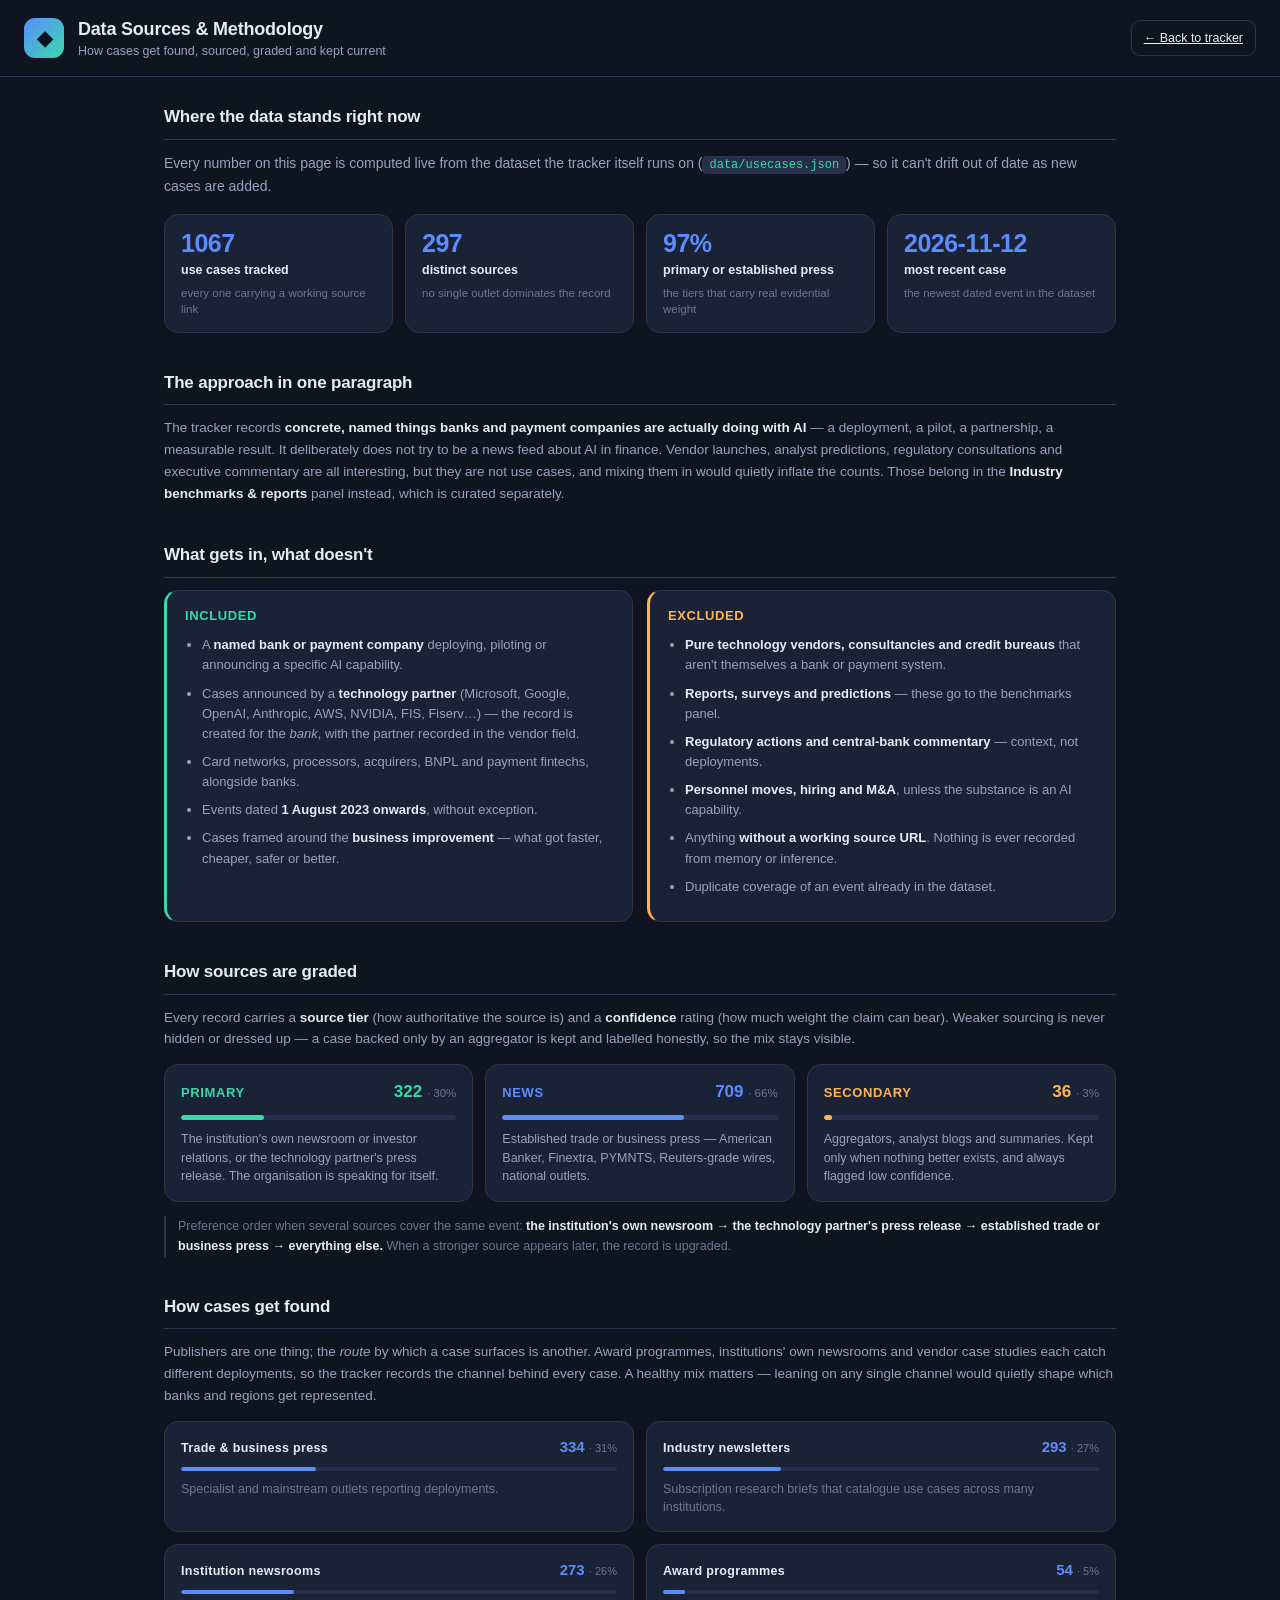
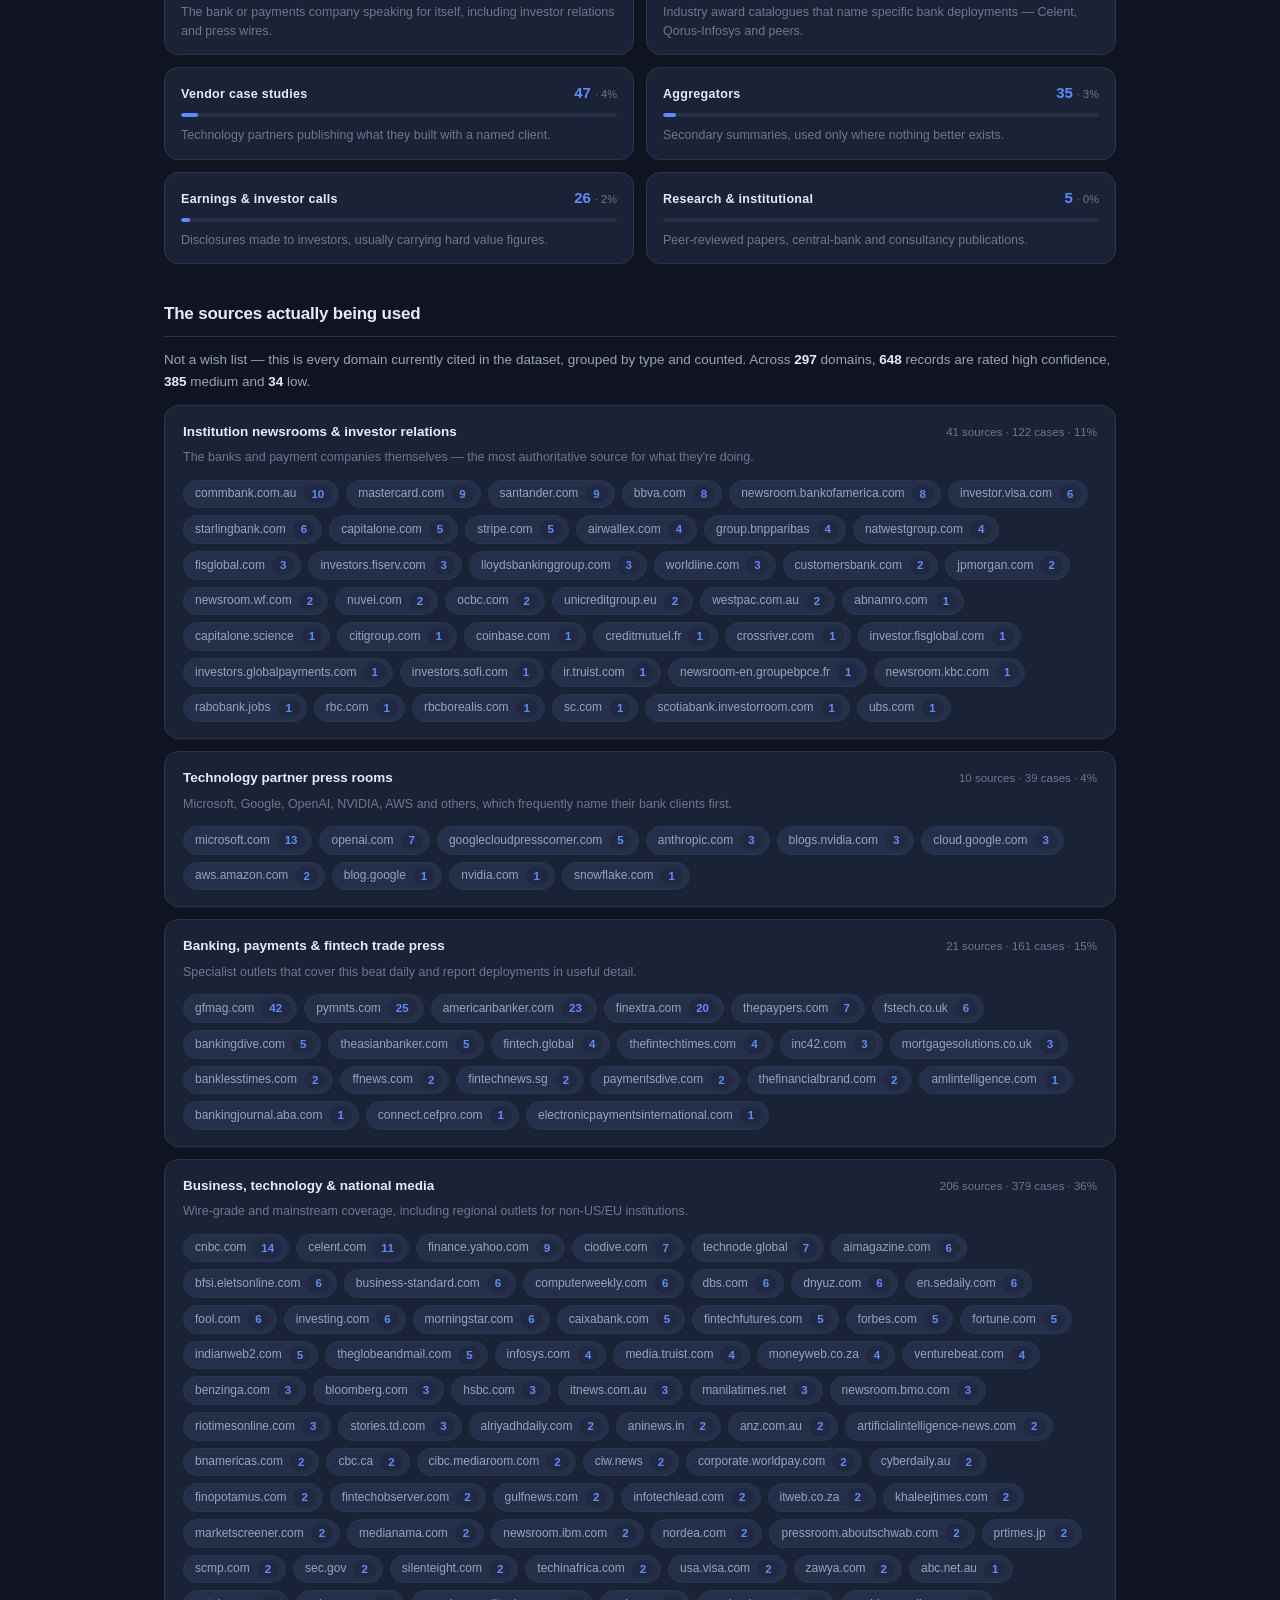
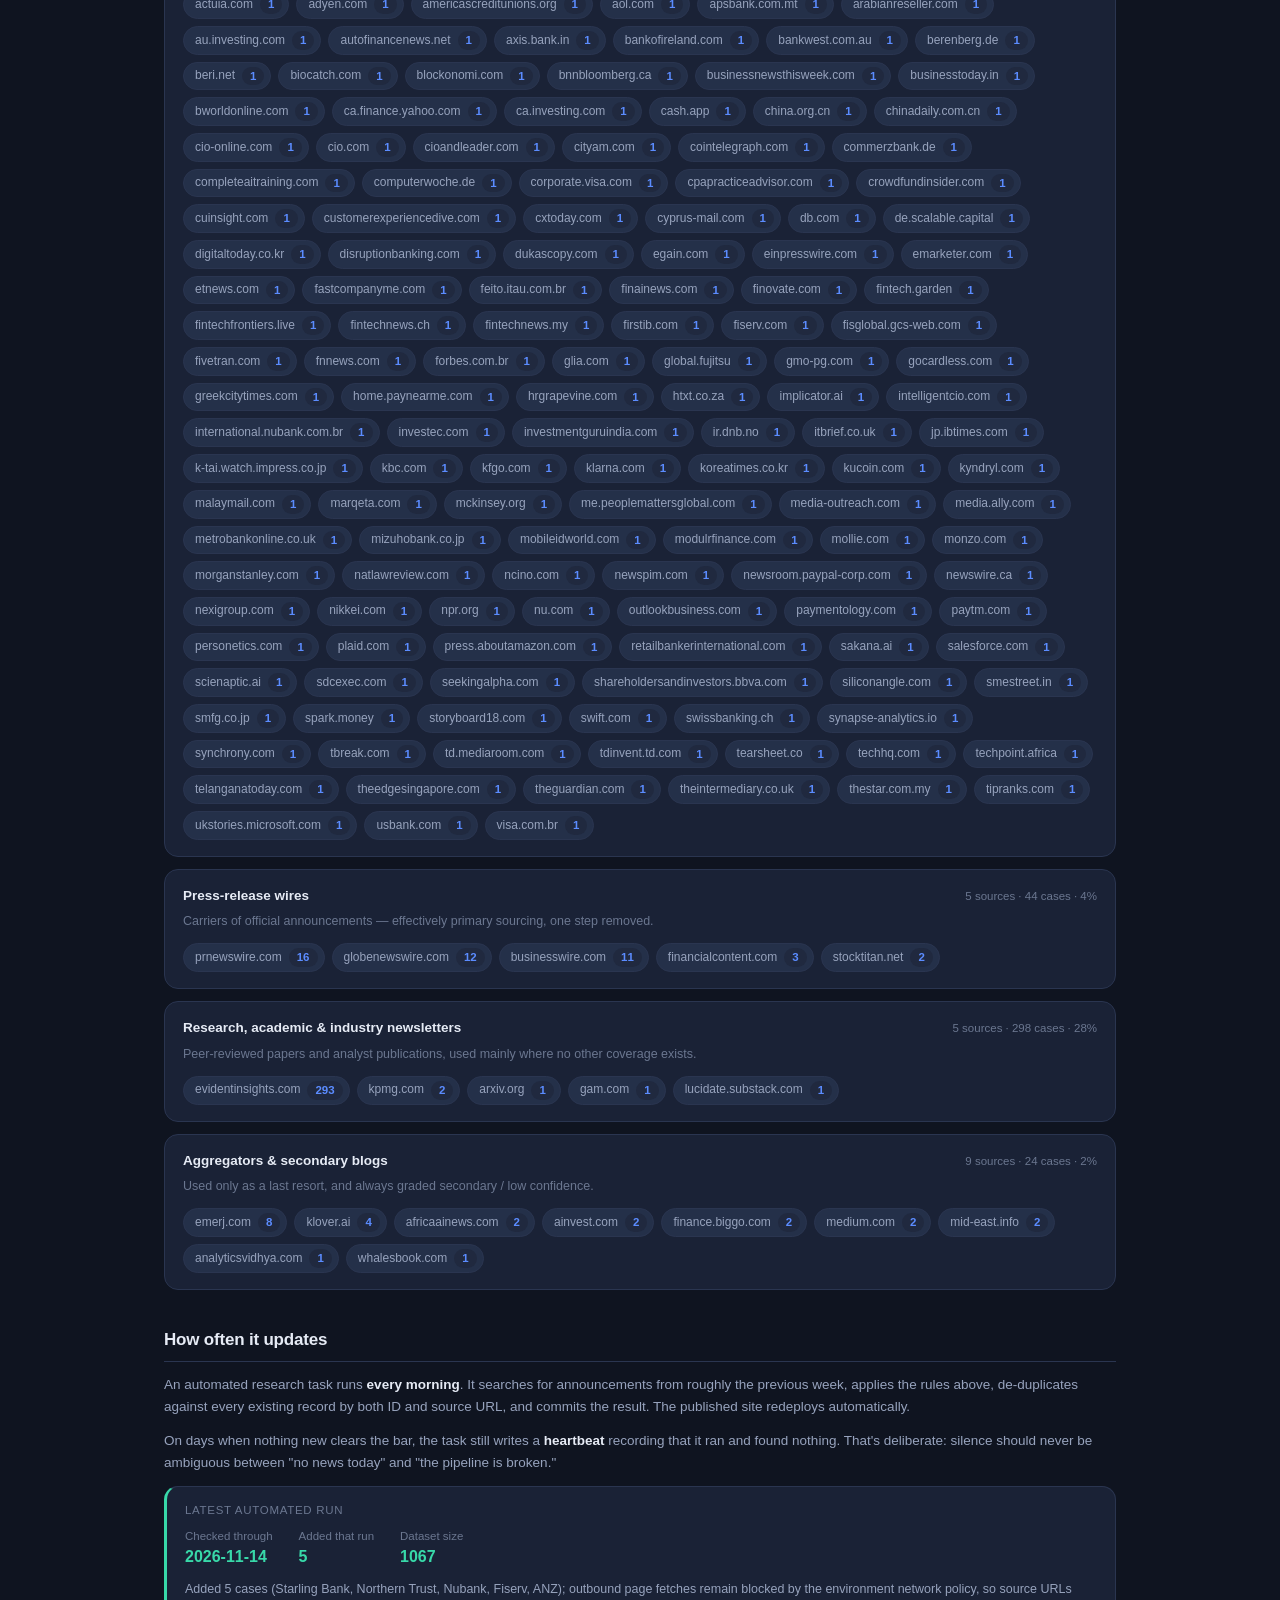
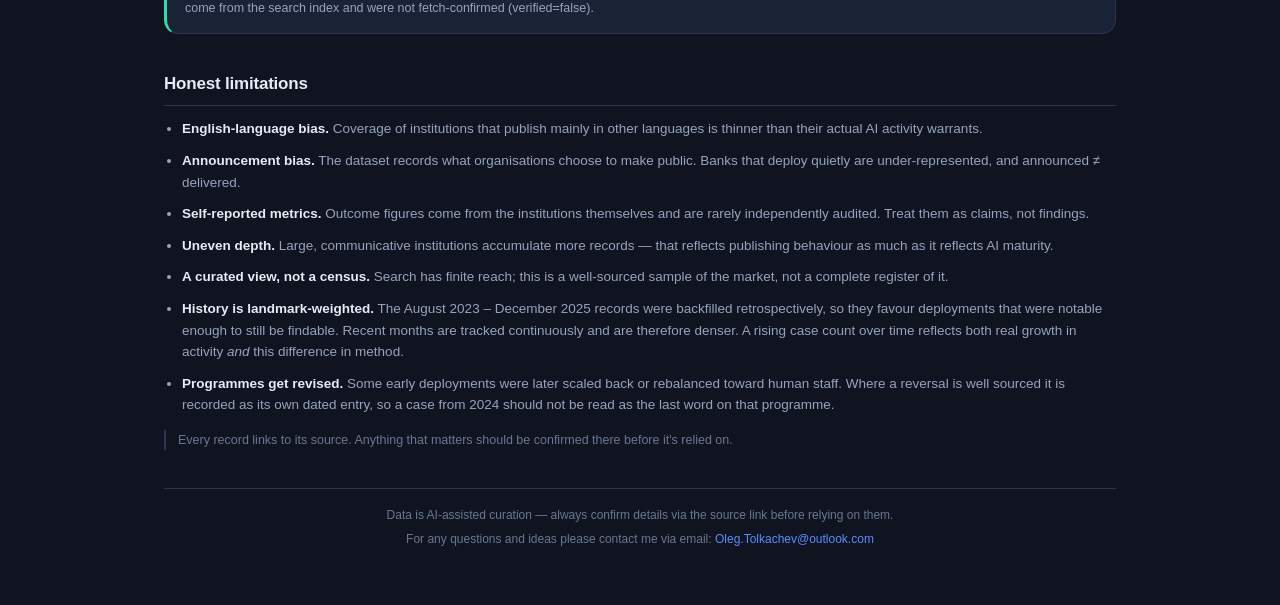
<file: sources.html>
<!DOCTYPE html>
<html lang="en">
<head>
  <meta charset="UTF-8" />
  <meta name="viewport" content="width=device-width, initial-scale=1.0" />
  <meta http-equiv="Cache-Control" content="no-cache, no-store, must-revalidate" />
  <meta http-equiv="Pragma" content="no-cache" />
  <meta http-equiv="Expires" content="0" />
  <title>Data Sources &amp; Methodology — Bank &amp; Payment Systems AI Tracker</title>
  <meta name="description" content="How cases are found, sourced, graded and updated in the Bank & Payment Systems AI Tracker." />
  <link rel="stylesheet" href="assets/styles.css?v=13" />
</head>
<body>
  <div class="sticky-top">
    <header class="app-header">
      <div class="brand">
        <div class="brand-mark">◆</div>
        <div>
          <h1>Data Sources &amp; Methodology</h1>
          <p class="subtitle">How cases get found, sourced, graded and kept current</p>
        </div>
      </div>
      <div class="header-meta">
        <a class="btn ghost" href="index.html">← Back to tracker</a>
      </div>
    </header>
  </div>

  <main class="doc">

    <!-- ---------- LIVE SNAPSHOT ---------- -->
    <section class="doc-section">
      <h2>Where the data stands right now</h2>
      <p class="doc-lede">
        Every number on this page is computed live from the dataset the tracker itself runs on
        (<code>data/usecases.json</code>) — so it can't drift out of date as new cases are added.
      </p>
      <div class="stat-row" id="stat-row"></div>
    </section>

    <!-- ---------- APPROACH ---------- -->
    <section class="doc-section">
      <h2>The approach in one paragraph</h2>
      <p>
        The tracker records <strong>concrete, named things banks and payment companies are actually doing
        with AI</strong> — a deployment, a pilot, a partnership, a measurable result. It deliberately does
        not try to be a news feed about AI in finance. Vendor launches, analyst predictions, regulatory
        consultations and executive commentary are all interesting, but they are not use cases, and mixing
        them in would quietly inflate the counts. Those belong in the
        <strong>Industry benchmarks &amp; reports</strong> panel instead, which is curated separately.
      </p>
    </section>

    <!-- ---------- INCLUSION RULES ---------- -->
    <section class="doc-section">
      <h2>What gets in, what doesn't</h2>
      <div class="rule-grid">
        <div class="rule-card rule-in">
          <h3>Included</h3>
          <ul>
            <li>A <strong>named bank or payment company</strong> deploying, piloting or announcing a specific AI capability.</li>
            <li>Cases announced by a <strong>technology partner</strong> (Microsoft, Google, OpenAI, Anthropic, AWS, NVIDIA, FIS, Fiserv…) — the record is created for the <em>bank</em>, with the partner recorded in the vendor field.</li>
            <li>Card networks, processors, acquirers, BNPL and payment fintechs, alongside banks.</li>
            <li>Events dated <strong>1 August 2023 onwards</strong>, without exception.</li>
            <li>Cases framed around the <strong>business improvement</strong> — what got faster, cheaper, safer or better.</li>
          </ul>
        </div>
        <div class="rule-card rule-out">
          <h3>Excluded</h3>
          <ul>
            <li><strong>Pure technology vendors, consultancies and credit bureaus</strong> that aren't themselves a bank or payment system.</li>
            <li><strong>Reports, surveys and predictions</strong> — these go to the benchmarks panel.</li>
            <li><strong>Regulatory actions and central-bank commentary</strong> — context, not deployments.</li>
            <li><strong>Personnel moves, hiring and M&amp;A</strong>, unless the substance is an AI capability.</li>
            <li>Anything <strong>without a working source URL</strong>. Nothing is ever recorded from memory or inference.</li>
            <li>Duplicate coverage of an event already in the dataset.</li>
          </ul>
        </div>
      </div>
    </section>

    <!-- ---------- SOURCE TIERS ---------- -->
    <section class="doc-section">
      <h2>How sources are graded</h2>
      <p>
        Every record carries a <strong>source tier</strong> (how authoritative the source is) and a
        <strong>confidence</strong> rating (how much weight the claim can bear). Weaker sourcing is never
        hidden or dressed up — a case backed only by an aggregator is kept and labelled honestly, so the
        mix stays visible.
      </p>
      <div class="tier-grid" id="tier-grid"></div>
      <p class="doc-note">
        Preference order when several sources cover the same event: <strong>the institution's own newsroom
        → the technology partner's press release → established trade or business press → everything else.</strong>
        When a stronger source appears later, the record is upgraded.
      </p>
    </section>

    <!-- ---------- CHANNEL MIX ---------- -->
    <section class="doc-section">
      <h2>How cases get found</h2>
      <p>
        Publishers are one thing; the <em>route</em> by which a case surfaces is another. Award programmes,
        institutions' own newsrooms and vendor case studies each catch different deployments, so the tracker
        records the channel behind every case. A healthy mix matters — leaning on any single channel
        would quietly shape which banks and regions get represented.
      </p>
      <div class="chan-grid" id="channel-mix"></div>
    </section>

    <!-- ---------- DOMAIN TABLE ---------- -->
    <section class="doc-section">
      <h2>The sources actually being used</h2>
      <p>
        Not a wish list — this is every domain currently cited in the dataset, grouped by type and counted.
        <span id="domain-summary"></span>
      </p>
      <div id="domain-groups"></div>
    </section>

    <!-- ---------- CADENCE ---------- -->
    <section class="doc-section">
      <h2>How often it updates</h2>
      <p>
        An automated research task runs <strong>every morning</strong>. It searches for announcements from
        roughly the previous week, applies the rules above, de-duplicates against every existing record by
        both ID and source URL, and commits the result. The published site redeploys automatically.
      </p>
      <p>
        On days when nothing new clears the bar, the task still writes a <strong>heartbeat</strong> recording
        that it ran and found nothing. That's deliberate: silence should never be ambiguous between
        "no news today" and "the pipeline is broken."
      </p>
      <div class="heartbeat-card" id="heartbeat"></div>
    </section>

    <!-- ---------- LIMITATIONS ---------- -->
    <section class="doc-section">
      <h2>Honest limitations</h2>
      <ul class="limits">
        <li><strong>English-language bias.</strong> Coverage of institutions that publish mainly in other languages is thinner than their actual AI activity warrants.</li>
        <li><strong>Announcement bias.</strong> The dataset records what organisations choose to make public. Banks that deploy quietly are under-represented, and announced ≠ delivered.</li>
        <li><strong>Self-reported metrics.</strong> Outcome figures come from the institutions themselves and are rarely independently audited. Treat them as claims, not findings.</li>
        <li><strong>Uneven depth.</strong> Large, communicative institutions accumulate more records — that reflects publishing behaviour as much as it reflects AI maturity.</li>
        <li><strong>A curated view, not a census.</strong> Search has finite reach; this is a well-sourced sample of the market, not a complete register of it.</li>
        <li><strong>History is landmark-weighted.</strong> The August 2023 – December 2025 records were backfilled retrospectively, so they favour deployments that were notable enough to still be findable. Recent months are tracked continuously and are therefore denser. A rising case count over time reflects both real growth in activity <em>and</em> this difference in method.</li>
        <li><strong>Programmes get revised.</strong> Some early deployments were later scaled back or rebalanced toward human staff. Where a reversal is well sourced it is recorded as its own dated entry, so a case from 2024 should not be read as the last word on that programme.</li>
      </ul>
      <p class="doc-note">
        Every record links to its source. Anything that matters should be confirmed there before it's relied on.
      </p>
    </section>

    <footer class="app-footer">
      <span>Data is AI-assisted curation — always confirm details via the source link before relying on them.</span>
      <span class="footer-contact">For any questions and ideas please contact me via email: <a href="mailto:Oleg.Tolkachev@outlook.com">Oleg.Tolkachev@outlook.com</a></span>
    </footer>
  </main>

<script>
// ---- Domain classification -------------------------------------------------
const INSTITUTION = new Set(["santander.com","commbank.com.au","capitalone.com","newsroom.bankofamerica.com",
  "newsroom.wf.com","natwestgroup.com","unicreditgroup.eu","lloydsbankinggroup.com","jpmorgan.com","rbc.com",
  "abnamro.com","customersbank.com","scotiabank.investorroom.com","crossriver.com","bbva.com","nuvei.com",
  "ocbc.com","airwallex.com","investors.sofi.com","investor.visa.com","newsroom-en.groupebpce.fr",
  "investors.globalpayments.com","capitalone.science","group.intesasanpaolo.com","mastercard.com",
  "starlingbank.com","citigroup.com","investors.fiserv.com","newsroom.kbc.com","coinbase.com",
  "investor.fisglobal.com","fisglobal.com","sc.com","westpac.com.au","ir.truist.com","ubs.com","rabobank.jobs",
  "creditmutuel.fr","emiratesnbd.com","group.bnpparibas","worldline.com","stripe.com","rbcborealis.com"]);
const VENDOR = new Set(["microsoft.com","openai.com","blogs.nvidia.com","nvidia.com","cloud.google.com",
  "googlecloudpresscorner.com","blog.google","aws.amazon.com","snowflake.com","anthropic.com"]);
const TRADE = new Set(["americanbanker.com","finextra.com","pymnts.com","gfmag.com","ffnews.com","thepaypers.com",
  "bankingdive.com","paymentsdive.com","fstech.co.uk","electronicpaymentsinternational.com","fintechnews.sg",
  "thefintechtimes.com","bankingjournal.aba.com","theasianbanker.com","thefinancialbrand.com","amlintelligence.com",
  "fintech.global","mortgagesolutions.co.uk","connect.cefpro.com","banklesstimes.com","inc42.com"]);
const WIRE = new Set(["globenewswire.com","prnewswire.com","businesswire.com","stocktitan.net","financialcontent.com"]);
const RESEARCH = new Set(["evidentinsights.com","arxiv.org","kpmg.com","gam.com","lucidate.substack.com"]);
const AGGREGATOR = new Set(["emerj.com","klover.ai","medium.com","analyticsvidhya.com","whalesbook.com",
  "africaainews.com","ainvest.com","finance.biggo.com","mid-east.info"]);

const GROUPS = [
  {key:"institution", label:"Institution newsrooms &amp; investor relations",
   blurb:"The banks and payment companies themselves — the most authoritative source for what they're doing."},
  {key:"vendor", label:"Technology partner press rooms",
   blurb:"Microsoft, Google, OpenAI, NVIDIA, AWS and others, which frequently name their bank clients first."},
  {key:"trade", label:"Banking, payments &amp; fintech trade press",
   blurb:"Specialist outlets that cover this beat daily and report deployments in useful detail."},
  {key:"business", label:"Business, technology &amp; national media",
   blurb:"Wire-grade and mainstream coverage, including regional outlets for non-US/EU institutions."},
  {key:"wire", label:"Press-release wires",
   blurb:"Carriers of official announcements — effectively primary sourcing, one step removed."},
  {key:"research", label:"Research, academic &amp; industry newsletters",
   blurb:"Peer-reviewed papers and analyst publications, used mainly where no other coverage exists."},
  {key:"aggregator", label:"Aggregators &amp; secondary blogs",
   blurb:"Used only as a last resort, and always graded secondary / low confidence."}
];
function classify(host){
  if (INSTITUTION.has(host)) return "institution";
  if (VENDOR.has(host)) return "vendor";
  if (TRADE.has(host)) return "trade";
  if (WIRE.has(host)) return "wire";
  if (RESEARCH.has(host)) return "research";
  if (AGGREGATOR.has(host)) return "aggregator";
  return "business";
}
const esc = s => String(s).replace(/[&<>"]/g, c => ({"&":"&amp;","<":"&lt;",">":"&gt;",'"':"&quot;"}[c]));

fetch("data/usecases.json?ts=" + Date.now())
  .then(r => r.json())
  .then(data => {
    const total = data.length;
    const tiers = {primary:0, news:0, secondary:0};
    const conf  = {high:0, med:0, low:0};
    const domains = new Map();
    let newest = "";

    data.forEach(r => {
      if (tiers[r.source_tier] !== undefined) tiers[r.source_tier]++;
      if (conf[r.confidence] !== undefined) conf[r.confidence]++;
      if ((r.event_date || "") > newest) newest = r.event_date;
      let host = "";
      try { host = new URL(r.source_url).hostname.toLowerCase().replace(/^www\./, ""); } catch (e) { return; }
      domains.set(host, (domains.get(host) || 0) + 1);
    });

    const pct = n => Math.round(n / total * 100);

    // ---- headline stats
    document.getElementById("stat-row").innerHTML = [
      [total, "use cases tracked", "every one carrying a working source link"],
      [domains.size, "distinct sources", "no single outlet dominates the record"],
      [pct(tiers.primary + tiers.news) + "%", "primary or established press", "the tiers that carry real evidential weight"],
      [newest || "—", "most recent case", "the newest dated event in the dataset"]
    ].map(([v, l, s]) => `<div class="stat-box"><div class="stat-v">${esc(v)}</div>
        <div class="stat-l">${esc(l)}</div><div class="stat-s">${esc(s)}</div></div>`).join("");

    // ---- tiers
    document.getElementById("tier-grid").innerHTML = [
      ["primary", "Primary", tiers.primary,
       "The institution's own newsroom or investor relations, or the technology partner's press release. The organisation is speaking for itself."],
      ["news", "News", tiers.news,
       "Established trade or business press — American Banker, Finextra, PYMNTS, Reuters-grade wires, national outlets."],
      ["secondary", "Secondary", tiers.secondary,
       "Aggregators, analyst blogs and summaries. Kept only when nothing better exists, and always flagged low confidence."]
    ].map(([k, name, n, desc]) => `
      <div class="tier-card tier-${k}">
        <div class="tier-head"><span class="tier-name">${name}</span>
          <span class="tier-count">${n} <small>· ${pct(n)}%</small></span></div>
        <div class="tier-bar"><span style="width:${pct(n)}%"></span></div>
        <p>${desc}</p>
      </div>`).join("");

    // ---- confidence line
    document.getElementById("domain-summary").innerHTML =
      `Across <strong>${domains.size}</strong> domains, <strong>${conf.high}</strong> records are rated high confidence,
       <strong>${conf.med}</strong> medium and <strong>${conf.low}</strong> low.`;

    // ---- channel mix
    const CHAN = {
      "award":            ["Award programmes", "Industry award catalogues that name specific bank deployments — Celent, Qorus-Infosys and peers."],
      "newsroom":         ["Institution newsrooms", "The bank or payments company speaking for itself, including investor relations and press wires."],
      "vendor case study":["Vendor case studies", "Technology partners publishing what they built with a named client."],
      "trade press":      ["Trade &amp; business press", "Specialist and mainstream outlets reporting deployments."],
      "newsletter":       ["Industry newsletters", "Subscription research briefs that catalogue use cases across many institutions."],
      "research":         ["Research &amp; institutional", "Peer-reviewed papers, central-bank and consultancy publications."],
      "earnings":         ["Earnings &amp; investor calls", "Disclosures made to investors, usually carrying hard value figures."],
      "aggregator":       ["Aggregators", "Secondary summaries, used only where nothing better exists."]
    };
    const chanCount = {};
    data.forEach(r => { const c = r.source_channel || "trade press"; chanCount[c] = (chanCount[c] || 0) + 1; });
    document.getElementById("channel-mix").innerHTML = Object.entries(chanCount)
      .sort((a, b) => b[1] - a[1])
      .map(([k, n]) => {
        const meta = CHAN[k] || [k, ""];
        return `<div class="chan-card">
          <div class="chan-head"><span class="chan-name">${meta[0]}</span><span class="chan-count">${n} <small>· ${pct(n)}%</small></span></div>
          <div class="chan-bar"><span style="width:${pct(n)}%"></span></div>
          <p>${meta[1]}</p></div>`;
      }).join("");

    // ---- domain groups
    const grouped = {};
    GROUPS.forEach(g => grouped[g.key] = []);
    [...domains.entries()].forEach(([host, n]) => grouped[classify(host)].push([host, n]));

    document.getElementById("domain-groups").innerHTML = GROUPS.map(g => {
      const rows = grouped[g.key].sort((a, b) => b[1] - a[1] || a[0].localeCompare(b[0]));
      if (!rows.length) return "";
      const cases = rows.reduce((s, r) => s + r[1], 0);
      return `<div class="dom-group">
        <div class="dom-head">
          <h3>${g.label}</h3>
          <span class="dom-meta">${rows.length} source${rows.length > 1 ? "s" : ""} · ${cases} case${cases > 1 ? "s" : ""} · ${pct(cases)}%</span>
        </div>
        <p class="dom-blurb">${g.blurb}</p>
        <div class="dom-list">${rows.map(([h, n]) =>
          `<span class="dom-chip"><em>${esc(h)}</em><b>${n}</b></span>`).join("")}</div>
      </div>`;
    }).join("");
  })
  .catch(() => {
    document.getElementById("stat-row").innerHTML =
      `<p class="doc-note">Live statistics couldn't be loaded — open this page through the site rather than as a local file.</p>`;
  });

// ---- heartbeat
fetch("data/ingest-status.json?ts=" + Date.now())
  .then(r => r.json())
  .then(s => {
    document.getElementById("heartbeat").innerHTML = `
      <div class="hb-title">Latest automated run</div>
      <div class="hb-grid">
        <div><span>Checked through</span><b>${esc(s.checked_through || "—")}</b></div>
        <div><span>Added that run</span><b>${esc(s.new_added ?? "—")}</b></div>
        <div><span>Dataset size</span><b>${esc(s.total_cases ?? "—")}</b></div>
      </div>
      ${s.note ? `<div class="hb-note">${esc(s.note)}</div>` : ""}`;
  })
  .catch(() => { document.getElementById("heartbeat").style.display = "none"; });
</script>
</body>
</html>
</file>
<file: assets/styles.css>
:root {
  --bg: #0f1420;
  --bg-soft: #161d2e;
  --card: #1a2236;
  --card-2: #20293f;
  --border: #2a3550;
  --text: #e6ebf5;
  --text-dim: #97a3bd;
  --text-faint: #6b7790;
  --accent: #5b8cff;
  --accent-2: #38d9a9;
  --warn: #ffb454;
  --danger: #ff6b6b;
  --chip: #243049;
  --radius: 14px;
  --shadow: 0 6px 24px rgba(0,0,0,.28);
  --font: -apple-system, BlinkMacSystemFont, "Segoe UI", Roboto, Helvetica, Arial, sans-serif;
}

* { box-sizing: border-box; }
html, body { margin: 0; padding: 0; }
body {
  background: radial-gradient(1200px 600px at 80% -10%, #1b2740 0%, var(--bg) 55%);
  color: var(--text);
  font-family: var(--font);
  font-size: 14px;
  line-height: 1.45;
  min-height: 100vh;
}

/* ---------- Sticky top (header + sector selector stay pinned) ---------- */
.sticky-top {
  position: sticky; top: 0; z-index: 30;
  background: var(--bg); border-bottom: 1px solid var(--border);
}
/* ---------- Header ---------- */
.app-header {
  display: flex; align-items: center; justify-content: space-between;
  padding: 16px 24px; gap: 16px;
}
.brand { display: flex; align-items: center; gap: 14px; }
.brand-mark {
  width: 40px; height: 40px; display: grid; place-items: center;
  border-radius: 11px; font-size: 20px;
  background: linear-gradient(135deg, var(--accent), var(--accent-2));
  color: #06121f; font-weight: 800;
}
.app-header h1 { font-size: 18px; margin: 0; letter-spacing: -.2px; }
.subtitle { margin: 0; color: var(--text-dim); font-size: 12.5px; }
.header-meta { display: flex; align-items: center; gap: 10px; }
.meta-pill {
  background: var(--chip); border: 1px solid var(--border);
  padding: 7px 12px; border-radius: 999px; font-size: 12.5px; font-weight: 600;
}
.meta-pill.subtle { color: var(--text-dim); font-weight: 500; }
.meta-pill span { color: var(--accent); }
.meta-pill.subtle span { color: var(--text-dim); }

/* ---------- Layout (3 columns: filters+insights · feed · rail) ---------- */
.layout { display: grid; grid-template-columns: 320px minmax(0, 1fr) 360px; gap: 0; align-items: start; }
.sidebar {
  align-self: start; min-width: 0;
  padding: 20px; border-right: 1px solid var(--border);
}
.feed-column { padding: 22px 26px 60px; min-width: 0; }
.rail {
  padding: 22px 22px 60px; min-width: 0;
  border-left: 1px solid var(--border);
}
.rail .dashboard { grid-template-columns: 1fr; }       /* charts stack in the narrow rail */
.rail .dashboard .chart-card:first-child { grid-column: auto; }

/* ---------- Sidebar ---------- */
.sidebar-head { display: flex; justify-content: space-between; align-items: center; margin-bottom: 6px; }
.sidebar-head h2 { font-size: 14px; margin: 0; text-transform: uppercase; letter-spacing: .8px; color: var(--text-dim); }
.filter-block { margin-top: 18px; }
.filter-label { display: block; font-size: 12px; font-weight: 700; color: var(--text-dim); margin-bottom: 7px; text-transform: uppercase; letter-spacing: .5px; }
.sidebar input[type="search"], .sidebar input[type="date"], .sidebar select {
  width: 100%; padding: 9px 11px; border-radius: 9px;
  border: 1px solid var(--border); background: var(--bg-soft); color: var(--text);
  font-size: 13px; outline: none; font-family: var(--font);
}
.sidebar input:focus { border-color: var(--accent); }
/* Date range: stacked so the full date (incl. year) is always visible */
.date-row { display: flex; flex-direction: column; gap: 8px; }
.date-field { display: flex; align-items: center; gap: 8px; }
.date-field > span { flex: 0 0 38px; font-size: 12px; color: var(--text-dim); }
.date-field input[type="date"] { flex: 1 1 auto; width: 100%; min-width: 0; padding: 9px 11px; }

/* ---------- More-filters toggle ---------- */
.more-filters-btn {
  width: 100%; margin-top: 16px; cursor: pointer;
  background: var(--card-2); border: 1px solid var(--border); color: var(--text);
  border-radius: 9px; padding: 10px 12px; font-size: 13px; font-weight: 600; font-family: var(--font);
}
.more-filters-btn:hover { border-color: var(--accent); }
.more-filters-btn::after { content: " ▾"; color: var(--text-faint); }
.more-filters-btn[aria-expanded="true"]::after { content: " ▴"; }
.more-filters.collapsed { display: none; }

.multi { display: flex; flex-wrap: wrap; gap: 6px; max-height: 168px; overflow-y: auto; padding-right: 2px; }
.chip {
  font-size: 12px; padding: 5px 10px; border-radius: 999px; cursor: pointer;
  background: var(--chip); border: 1px solid var(--border); color: var(--text-dim);
  user-select: none; transition: all .12s ease; white-space: nowrap;
}
.chip:hover { color: var(--text); border-color: var(--text-faint); }
.chip .n { opacity: .55; margin-left: 5px; font-variant-numeric: tabular-nums; }
.chip.active { background: var(--accent); color: #06121f; border-color: var(--accent); font-weight: 700; }
.chip.active .n { opacity: .75; }

/* ---------- Buttons ---------- */
.btn { cursor: pointer; border-radius: 9px; font-family: var(--font); font-size: 12.5px; border: 1px solid var(--border); padding: 8px 12px; background: var(--card-2); color: var(--text); }
.btn:hover { border-color: var(--text-faint); }
.btn.ghost { background: transparent; }
.btn.link { background: none; border: none; color: var(--accent); padding: 2px 4px; }
.btn.link:hover { text-decoration: underline; }

/* ---------- Sector scope bar (big, inside sticky-top) ---------- */
.scope-bar { display: flex; align-items: center; justify-content: center; gap: 16px; flex-wrap: wrap; padding: 12px 26px 16px; }
.kpis { padding: 0 26px; margin: 18px 0 4px; }
.scope-toggle { display: inline-flex; background: var(--bg-soft); border: 1px solid var(--border); border-radius: 14px; padding: 6px; gap: 6px; }
.scope-btn { cursor: pointer; border: none; background: transparent; color: var(--text-dim); font-family: var(--font); font-size: 16px; font-weight: 700; padding: 12px 28px; border-radius: 10px; transition: all .12s ease; }
.scope-btn:hover { color: var(--text); }
.scope-btn.active { background: linear-gradient(135deg, var(--accent), var(--accent-2)); color: #06121f; box-shadow: 0 2px 10px rgba(91,140,255,.25); }
.scope-count { font-size: 13px; color: var(--text-faint); }

/* sector badges */
.badge.sector-Bank { color: #9db4ff; border-color: #34467a; background: #1c2748; }
.badge.sector-Payments { color: #6be3c9; border-color: #2c5a4a; background: #15302a; }

/* ---------- KPIs ---------- */
.kpis { display: grid; grid-template-columns: repeat(auto-fit, minmax(150px, 1fr)); gap: 14px; margin-bottom: 18px; }
.kpi { background: var(--card); border: 1px solid var(--border); border-radius: var(--radius); padding: 16px 18px; box-shadow: var(--shadow); }
.kpi .v { font-size: 26px; font-weight: 800; letter-spacing: -.5px; }
.kpi .l { font-size: 12px; color: var(--text-dim); margin-top: 2px; }
.kpi .v.accent { color: var(--accent); }
.kpi .v.green { color: var(--accent-2); }

/* ---------- Insights ---------- */
.insights-card { margin-bottom: 18px; border-left: 3px solid var(--accent); }
.insights-head h3 { margin: 0 0 10px; font-size: 14px; font-weight: 700; }
.insights-head h3 small { color: var(--text-faint); font-weight: 500; }
.insights-body p { margin: 0 0 9px; font-size: 13.5px; color: var(--text-dim); line-height: 1.55; }
.insights-body p b { color: var(--text); font-weight: 700; }
.insights-body .ins-label { font-size: 11px; text-transform: uppercase; letter-spacing: .6px; color: var(--text-faint); font-weight: 700; margin: 12px 0 5px; }
.insights-body .ins-list { margin: 0; padding-left: 18px; }
.insights-body .ins-list li { font-size: 13px; color: var(--text-dim); margin-bottom: 5px; }
.insights-body .ins-list li b { color: var(--accent); }
.insights-body .ins-empty { color: var(--text-faint); }
.insights-benchmarks { margin-top: 14px; border-top: 1px solid var(--border); padding-top: 12px; }
.insights-benchmarks .ins-label { font-size: 11px; text-transform: uppercase; letter-spacing: .6px; color: var(--text-faint); font-weight: 700; margin: 0 0 6px; }
.bench-grid { display: grid; grid-template-columns: repeat(auto-fit, minmax(220px, 1fr)); gap: 10px; }
.bench { display: block; text-decoration: none; background: var(--card-2); border: 1px solid var(--border); border-radius: 11px; padding: 12px 13px; transition: border-color .12s ease; }
.bench:hover { border-color: var(--accent); }
.bench-top { display: flex; justify-content: space-between; align-items: center; gap: 8px; margin-bottom: 6px; }
.bench-src { font-size: 11px; font-weight: 700; color: var(--accent); text-transform: uppercase; letter-spacing: .4px; }
.bench-cat { font-size: 10px; color: var(--text-faint); border: 1px solid var(--border); border-radius: 999px; padding: 2px 7px; white-space: nowrap; }
.bench-title { font-size: 13px; font-weight: 700; color: var(--text); margin-bottom: 5px; }
.bench-summary { font-size: 12px; color: var(--text-dim); line-height: 1.45; margin-bottom: 7px; }
.bench-stats { margin: 0; padding-left: 16px; }
.bench-stats li { font-size: 11.5px; color: var(--text-dim); margin-bottom: 3px; }

/* ---------- Parent group label in feed ---------- */
.fi-parent { color: var(--text-dim); font-weight: 600; }

/* ---------- Measured outcomes ---------- */
.outcomes-card { margin-bottom: 18px; border-left: 3px solid var(--accent-2); }
.outcomes-card .insights-head h3 { margin: 0 0 12px; font-size: 14px; font-weight: 700; }
.outcomes-card .insights-head h3 small { color: var(--text-faint); font-weight: 500; }
.outcomes-grid { display: grid; grid-template-columns: repeat(auto-fit, minmax(190px, 1fr)); gap: 10px; }
.outcome { display: block; text-decoration: none; background: var(--card-2); border: 1px solid var(--border); border-left: 3px solid var(--accent-2); border-radius: 11px; padding: 12px 13px; transition: border-color .12s ease, transform .12s ease; }
.outcome:hover { border-color: var(--accent-2); transform: translateY(-1px); }
.outcome-metric { font-size: 16px; font-weight: 800; color: var(--accent-2); letter-spacing: -.3px; line-height: 1.2; margin-bottom: 6px; }
.outcome-bank { font-size: 13px; font-weight: 700; color: var(--text); }
.outcome-area { font-size: 11.5px; color: var(--text-faint); margin-top: 2px; }
/* qualitative (no number): lighter treatment than the green metric */
.outcome--qual { border-left-color: var(--border); }
.outcome--qual .outcome-metric { font-size: 13px; font-weight: 600; color: var(--text-dim); letter-spacing: 0; }
.outcome-more { grid-column: 1 / -1; font-size: 12px; color: var(--text-faint); padding: 4px 2px; }
.outcomes-grid .show-more-btn { grid-column: 1 / -1; margin-top: 2px; }
.bench-grid .show-more-btn { grid-column: 1 / -1; margin-top: 2px; }

/* ---------- Dashboard ---------- */
.dashboard { display: grid; grid-template-columns: repeat(2, minmax(0, 1fr)); gap: 16px; margin-bottom: 26px; }
.card { background: var(--card); border: 1px solid var(--border); border-radius: var(--radius); padding: 16px 18px; box-shadow: var(--shadow); }
.chart-card { min-width: 0; min-height: 320px; display: flex; flex-direction: column; }
.chart-card h3 { margin: 0 0 12px; font-size: 13.5px; font-weight: 700; }
.chart-card h3 small { color: var(--text-faint); font-weight: 500; }
/* Chart.js canvas must never exceed its card width; give it more vertical room */
.chart-card { position: relative; }
.chart-card canvas { display: block; width: 100% !important; max-width: 100% !important; height: 300px !important; }
/* Donut charts need extra height (legend now sits below) so they render as full circles */
#chart-aitype, #chart-status { height: 360px !important; }
/* the cumulative timeline (full-width card) can breathe a bit more */
.rail .dashboard .chart-card:first-child canvas,
.dashboard .chart-card:first-child canvas { height: 320px !important; }
.dashboard .chart-card:first-child { grid-column: 1 / -1; }
.rail .dashboard .chart-card:first-child { grid-column: auto; }

/* Insights card inside the left sidebar */
.sidebar .insights-card { margin-top: 20px; }
.insights-note { font-size: 11.5px; color: var(--text-faint); font-style: italic; margin-top: 4px; }

/* ---------- Feed ---------- */
.feed-section { }
.feed-head { display: flex; align-items: center; justify-content: space-between; margin-bottom: 12px; }
.feed-head h2 { font-size: 16px; margin: 0; }
.feed-head .count { color: var(--text-dim); font-weight: 500; font-size: 14px; margin-left: 6px; }
.feed-controls select { padding: 7px 10px; border-radius: 8px; border: 1px solid var(--border); background: var(--bg-soft); color: var(--text); font-family: var(--font); }
.feed-controls label { font-size: 12.5px; color: var(--text-dim); display: inline-flex; gap: 6px; align-items: center; }

.active-filters { display: flex; flex-wrap: wrap; gap: 6px; margin-bottom: 14px; }
.active-filters:empty { display: none; }
.afilter { font-size: 11.5px; background: var(--card-2); border: 1px solid var(--border); border-radius: 999px; padding: 4px 9px; color: var(--text-dim); cursor: pointer; }
.afilter:hover { color: var(--text); }
.afilter::after { content: " ✕"; opacity: .6; }

.feed { display: flex; flex-direction: column; gap: 12px; }
.feed-item {
  background: var(--card); border: 1px solid var(--border); border-radius: var(--radius);
  padding: 16px 18px; display: grid; grid-template-columns: 84px 1fr; gap: 16px;
  transition: border-color .12s ease;
}
.feed-item:hover { border-color: var(--text-faint); }
.feed-item.expanded { border-color: var(--accent); }
.fi-head { cursor: pointer; }
.fi-toggle { font-size: 12px; color: var(--accent); font-weight: 600; margin-top: 8px; display: inline-block; }
.fi-more { display: none; margin: 10px 0 2px; padding-top: 10px; border-top: 1px dashed var(--border); }
.feed-item.expanded .fi-more { display: block; }
.fi-more p { font-size: 13px; color: var(--text-dim); line-height: 1.55; margin: 0 0 8px; }
.fi-date { color: var(--text-dim); font-size: 12px; }
.fi-date .d { font-size: 20px; font-weight: 800; color: var(--text); display: block; line-height: 1.1; }
.fi-date .m { text-transform: uppercase; letter-spacing: .5px; }
.fi-date .y { color: var(--text-faint); }
.fi-main h4 { margin: 0 0 4px; font-size: 15px; }
.fi-bank { font-weight: 700; color: var(--accent); }
.fi-desc { color: var(--text-dim); margin: 6px 0 10px; font-size: 13px; }
.fi-outcome { font-size: 12.5px; color: var(--accent-2); margin: 0 0 10px; }
.fi-outcome b { color: var(--accent-2); }
.badges { display: flex; flex-wrap: wrap; gap: 6px; margin-bottom: 8px; }
.badge { font-size: 11px; padding: 3px 9px; border-radius: 999px; border: 1px solid var(--border); background: var(--card-2); color: var(--text-dim); }
.badge.ai { color: #cdb4ff; border-color: #4a3b6b; background: #2a2342; }
.badge.agentic { color: #ffd6a5; border-color: #6b542f; background: #382c1c; }
.badge.status-Deployed { color: var(--accent-2); border-color: #2c5a4a; background: #15302a; }
.badge.status-Piloting { color: var(--warn); border-color: #6b542f; background: #382c1c; }
.badge.status-Announced { color: #9db4ff; border-color: #34467a; background: #1c2748; }
.fi-foot { display: flex; align-items: center; gap: 12px; font-size: 12px; }
.fi-source { color: var(--accent); text-decoration: none; font-weight: 600; }
.fi-source:hover { text-decoration: underline; }
.fi-unverified { color: var(--warn); font-size: 11px; border: 1px solid #6b542f; padding: 1px 7px; border-radius: 999px; }

.empty { text-align: center; padding: 50px 20px; color: var(--text-dim); }
.show-more-btn {
  width: 100%; margin-top: 4px; cursor: pointer;
  background: var(--card-2); border: 1px solid var(--border); color: var(--text);
  border-radius: var(--radius); padding: 13px; font-size: 13.5px; font-weight: 700; font-family: var(--font);
}
.show-more-btn:hover { border-color: var(--accent); color: var(--accent); }

/* ---------- Footer ---------- */
.app-footer { padding: 18px 24px; border-top: 1px solid var(--border); color: var(--text-faint); font-size: 12px; text-align: center; }
.app-footer span { display: block; }
.footer-contact { margin-top: 6px; }
.footer-contact a { color: var(--accent); text-decoration: none; }
.footer-contact a:hover { text-decoration: underline; }

/* ---------- Responsive ---------- */
/* Tablet / small laptop: 2 columns (filters+insights · feed), analytics full-width below. */
@media (max-width: 1200px) {
  .layout { grid-template-columns: 300px minmax(0, 1fr); }
  .rail { grid-column: 1 / -1; border-left: none; border-top: 1px solid var(--border); padding: 22px 26px 60px; }
  .rail .dashboard { grid-template-columns: repeat(2, minmax(0, 1fr)); }
  .rail .dashboard .chart-card:first-child { grid-column: 1 / -1; }
}
/* Mobile: single column — filters+insights → feed → rail. */
@media (max-width: 820px) {
  .layout { grid-template-columns: 1fr; }
  .sidebar { border-right: none; border-bottom: 1px solid var(--border); }
  .feed-column { padding: 18px 16px 40px; }
  .rail { padding: 18px 16px 40px; }
  .rail .dashboard { grid-template-columns: 1fr; }
  .multi { max-height: 132px; }
  .app-header { flex-wrap: wrap; gap: 10px; }
  .scope-bar, .kpis { padding-left: 16px; padding-right: 16px; }
  .scope-toggle { width: 100%; justify-content: center; flex-wrap: wrap; }
  .scope-btn { flex: 1 1 auto; padding: 11px 14px; font-size: 14px; }
}
::-webkit-scrollbar { width: 10px; height: 10px; }
::-webkit-scrollbar-thumb { background: var(--border); border-radius: 8px; }
::-webkit-scrollbar-track { background: transparent; }

/* ---------- Data Sources / methodology page ---------- */
.doc { max-width: 1000px; margin: 0 auto; padding: 28px 24px 40px; }
.doc-section { margin-bottom: 38px; }
.doc-section h2 {
  font-size: 17px; margin: 0 0 12px; letter-spacing: -.2px;
  padding-bottom: 9px; border-bottom: 1px solid var(--border);
}
.doc-section p { color: var(--text-dim); font-size: 13.5px; line-height: 1.62; margin: 0 0 12px; }
.doc-section p strong, .doc-section li strong { color: var(--text); font-weight: 600; }
.doc-lede { font-size: 14px !important; }
.doc-note {
  font-size: 12.5px !important; color: var(--text-faint) !important;
  border-left: 2px solid var(--border); padding-left: 12px; margin-top: 14px !important;
}
.doc code {
  background: var(--chip); border: 1px solid var(--border); border-radius: 5px;
  padding: 1px 6px; font-size: 12px; color: var(--accent-2);
}

/* headline stats */
.stat-row { display: grid; grid-template-columns: repeat(4, minmax(0,1fr)); gap: 12px; margin-top: 16px; }
.stat-box { background: var(--card); border: 1px solid var(--border); border-radius: var(--radius); padding: 15px 16px; }
.stat-v { font-size: 25px; font-weight: 700; color: var(--accent); letter-spacing: -.5px; line-height: 1.1; }
.stat-l { font-size: 12.5px; font-weight: 600; margin-top: 4px; }
.stat-s { font-size: 11.5px; color: var(--text-faint); margin-top: 5px; line-height: 1.4; }

/* inclusion / exclusion */
.rule-grid { display: grid; grid-template-columns: repeat(2, minmax(0,1fr)); gap: 14px; }
.rule-card { background: var(--card); border: 1px solid var(--border); border-radius: var(--radius); padding: 16px 18px; }
.rule-card h3 { margin: 0 0 10px; font-size: 13px; text-transform: uppercase; letter-spacing: .6px; }
.rule-card ul { margin: 0; padding-left: 17px; }
.rule-card li { color: var(--text-dim); font-size: 13px; line-height: 1.55; margin-bottom: 8px; }
.rule-in { border-left: 3px solid var(--accent-2); }
.rule-in h3 { color: var(--accent-2); }
.rule-out { border-left: 3px solid var(--warn); }
.rule-out h3 { color: var(--warn); }

/* source tiers */
.tier-grid { display: grid; grid-template-columns: repeat(3, minmax(0,1fr)); gap: 12px; margin-top: 14px; }
.tier-card { background: var(--card); border: 1px solid var(--border); border-radius: var(--radius); padding: 15px 16px; }
.tier-card p { font-size: 12.5px !important; margin: 10px 0 0 !important; line-height: 1.5; }
.tier-head { display: flex; align-items: baseline; justify-content: space-between; gap: 8px; }
.tier-name { font-size: 13px; font-weight: 700; text-transform: uppercase; letter-spacing: .6px; }
.tier-count { font-size: 17px; font-weight: 700; }
.tier-count small { font-size: 11.5px; font-weight: 500; color: var(--text-faint); }
.tier-bar { height: 5px; border-radius: 3px; background: var(--chip); margin-top: 10px; overflow: hidden; }
.tier-bar span { display: block; height: 100%; border-radius: 3px; }
.tier-primary .tier-name, .tier-primary .tier-count { color: var(--accent-2); }
.tier-primary .tier-bar span { background: var(--accent-2); }
.tier-news .tier-name, .tier-news .tier-count { color: var(--accent); }
.tier-news .tier-bar span { background: var(--accent); }
.tier-secondary .tier-name, .tier-secondary .tier-count { color: var(--warn); }
.tier-secondary .tier-bar span { background: var(--warn); }

/* domain groups */
.dom-group {
  background: var(--card); border: 1px solid var(--border);
  border-radius: var(--radius); padding: 16px 18px; margin-bottom: 12px;
}
.dom-head { display: flex; align-items: baseline; justify-content: space-between; gap: 12px; flex-wrap: wrap; }
.dom-head h3 { margin: 0; font-size: 13.5px; }
.dom-meta { font-size: 11.5px; color: var(--text-faint); white-space: nowrap; }
.dom-blurb { font-size: 12.5px !important; color: var(--text-faint) !important; margin: 6px 0 12px !important; }
.dom-list { display: flex; flex-wrap: wrap; gap: 7px; }
.dom-chip {
  display: inline-flex; align-items: center; gap: 7px;
  background: var(--chip); border: 1px solid var(--border);
  border-radius: 999px; padding: 4px 6px 4px 11px; font-size: 12px;
}
.dom-chip em { font-style: normal; color: var(--text-dim); }
.dom-chip b {
  background: var(--card-2); border-radius: 999px; padding: 1px 8px;
  font-size: 11.5px; color: var(--accent); min-width: 22px; text-align: center;
}

/* heartbeat */
.heartbeat-card {
  background: var(--card); border: 1px solid var(--border);
  border-left: 3px solid var(--accent-2); border-radius: var(--radius); padding: 15px 18px;
}
.hb-title { font-size: 11.5px; text-transform: uppercase; letter-spacing: .7px; color: var(--text-faint); }
.hb-grid { display: flex; flex-wrap: wrap; gap: 26px; margin-top: 10px; }
.hb-grid span { display: block; font-size: 11.5px; color: var(--text-faint); }
.hb-grid b { font-size: 16px; font-weight: 700; color: var(--accent-2); }
.hb-note { margin-top: 12px; font-size: 12.5px; color: var(--text-dim); line-height: 1.5; }

/* limitations */
.limits { margin: 0; padding-left: 18px; }
.limits li { color: var(--text-dim); font-size: 13.5px; line-height: 1.6; margin-bottom: 10px; }

.footer-links { margin-top: 8px; }
.footer-links a { color: var(--accent); text-decoration: none; font-weight: 600; }
.footer-links a:hover { text-decoration: underline; }

@media (max-width: 900px) {
  .stat-row { grid-template-columns: repeat(2, minmax(0,1fr)); }
  .rule-grid, .tier-grid { grid-template-columns: minmax(0,1fr); }
}
@media (max-width: 560px) {
  .stat-row { grid-template-columns: minmax(0,1fr); }
  .doc { padding: 20px 16px 36px; }
}

/* ---------- Channel mix (Data Sources page) ---------- */
.chan-grid { display: grid; grid-template-columns: repeat(2, minmax(0,1fr)); gap: 12px; margin-top: 14px; }
.chan-card { background: var(--card); border: 1px solid var(--border); border-radius: var(--radius); padding: 14px 16px; }
.chan-card p { font-size: 12.5px !important; color: var(--text-faint) !important; margin: 9px 0 0 !important; line-height: 1.5; }
.chan-head { display: flex; align-items: baseline; justify-content: space-between; gap: 8px; }
.chan-name { font-size: 12.5px; font-weight: 700; letter-spacing: .3px; }
.chan-count { font-size: 15px; font-weight: 700; color: var(--accent); white-space: nowrap; }
.chan-count small { font-size: 11px; font-weight: 500; color: var(--text-faint); }
.chan-bar { height: 4px; border-radius: 3px; background: var(--chip); margin-top: 9px; overflow: hidden; }
.chan-bar span { display: block; height: 100%; border-radius: 3px; background: var(--accent); }
@media (max-width: 700px) { .chan-grid { grid-template-columns: minmax(0,1fr); } }
</file>
